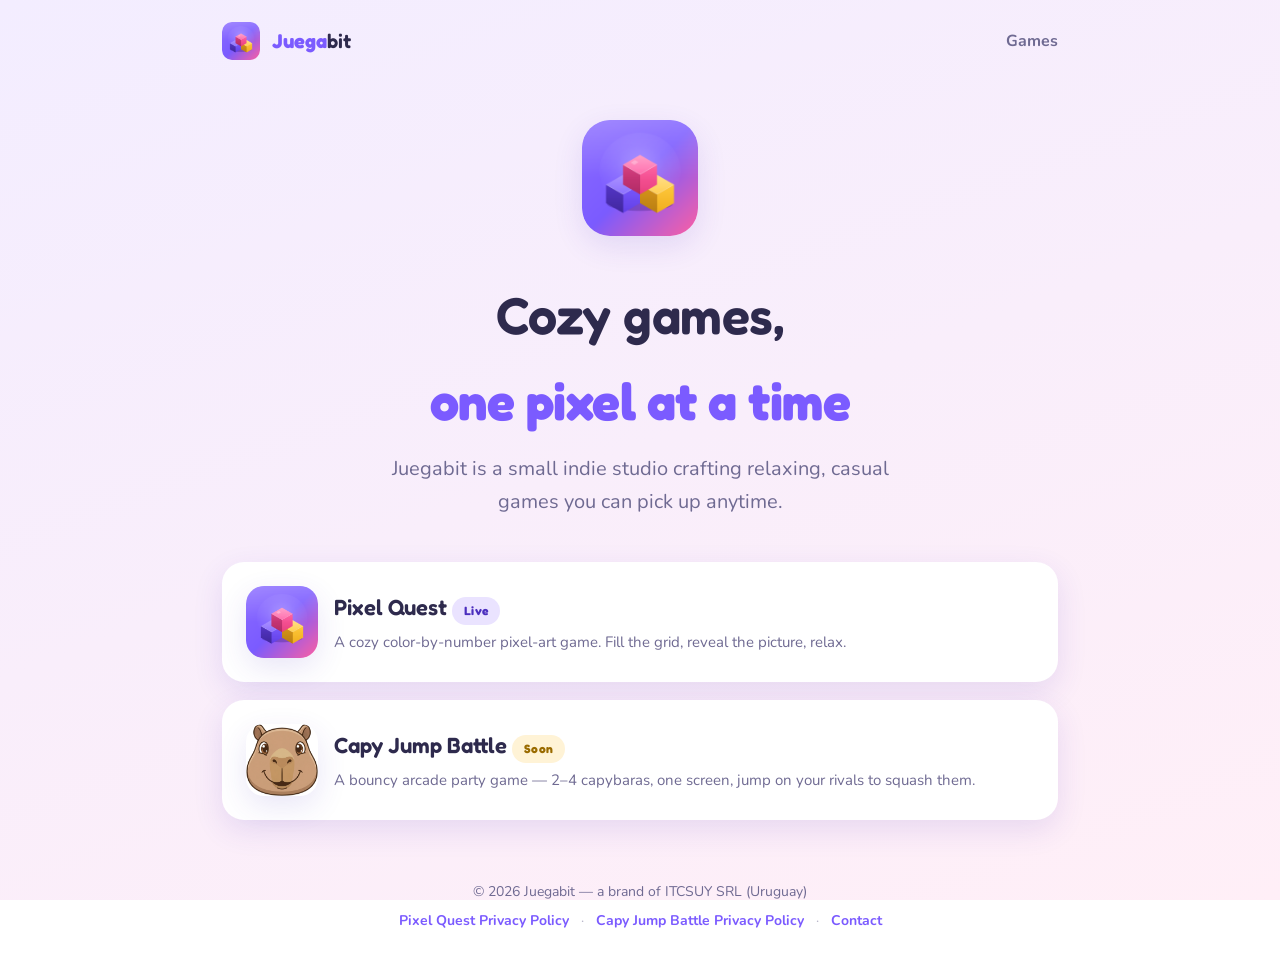
<file: index.html>
<!DOCTYPE html>
<html lang="en">
<head>
<meta charset="utf-8">
<meta name="viewport" content="width=device-width, initial-scale=1">
<title>Juegabit — cozy games, one pixel at a time</title>
<meta name="description" content="Juegabit is an indie game studio making cozy, casual games. Home of Pixel Quest.">
<link rel="icon" href="assets/favicon.png">
<link rel="apple-touch-icon" href="assets/icon-180.png">
<link rel="preconnect" href="https://fonts.googleapis.com">
<link rel="preconnect" href="https://fonts.gstatic.com" crossorigin>
<link href="https://fonts.googleapis.com/css2?family=Fredoka:wght@500;600;700&family=Nunito:wght@400;700;800&display=swap" rel="stylesheet">
<link rel="stylesheet" href="assets/styles.css">
<!-- Google Search Console verification: paste your meta tag on the line below when you set up the property
<meta name="google-site-verification" content="PASTE_TOKEN_HERE"> -->
</head>
<body>

<nav class="nav">
  <img src="assets/juegabit-logo.png" alt="Juegabit logo">
  <span class="brand"><b>Juega</b>bit</span>
  <span class="spacer"></span>
  <a href="#games">Games</a>
</nav>

<header class="hero">
  <img class="logo" src="assets/juegabit-logo.png" alt="Juegabit">
  <h1>Cozy games,<br><b>one pixel at a time</b></h1>
  <p class="tag">Juegabit is a small indie studio crafting relaxing, casual games you can pick up anytime.</p>
</header>

<main class="wrap">
  <section id="games">
    <div class="grid">
      <a class="card" href="pixel-quest/">
        <div class="row">
          <img class="thumb" src="assets/pixel-quest-icon.png" alt="Pixel Quest icon">
          <div>
            <h3>Pixel Quest <span class="pill">Live</span></h3>
            <p>A cozy color-by-number pixel-art game. Fill the grid, reveal the picture, relax.</p>
          </div>
        </div>
      </a>

      <a class="card" href="capy-jump-battle/">
        <div class="row">
          <img class="thumb" src="assets/capy-jump-battle-icon.png" alt="Capy Jump Battle icon">
          <div>
            <h3>Capy Jump Battle <span class="pill soon">Soon</span></h3>
            <p>A bouncy arcade party game — 2–4 capybaras, one screen, jump on your rivals to squash them.</p>
          </div>
        </div>
      </a>
    </div>
  </section>
</main>

<footer>
  <div>© 2026 Juegabit — a brand of ITCSUY SRL (Uruguay)</div>
  <div style="margin-top:6px">
    <a href="pixel-quest/privacy.html">Pixel Quest Privacy Policy</a>
    <span class="sep">·</span>
    <a href="capy-jump-battle/privacy.html">Capy Jump Battle Privacy Policy</a>
    <span class="sep">·</span>
    <a href="mailto:pablo.caviglia@gmail.com">Contact</a>
  </div>
</footer>

</body>
</html>
</file>
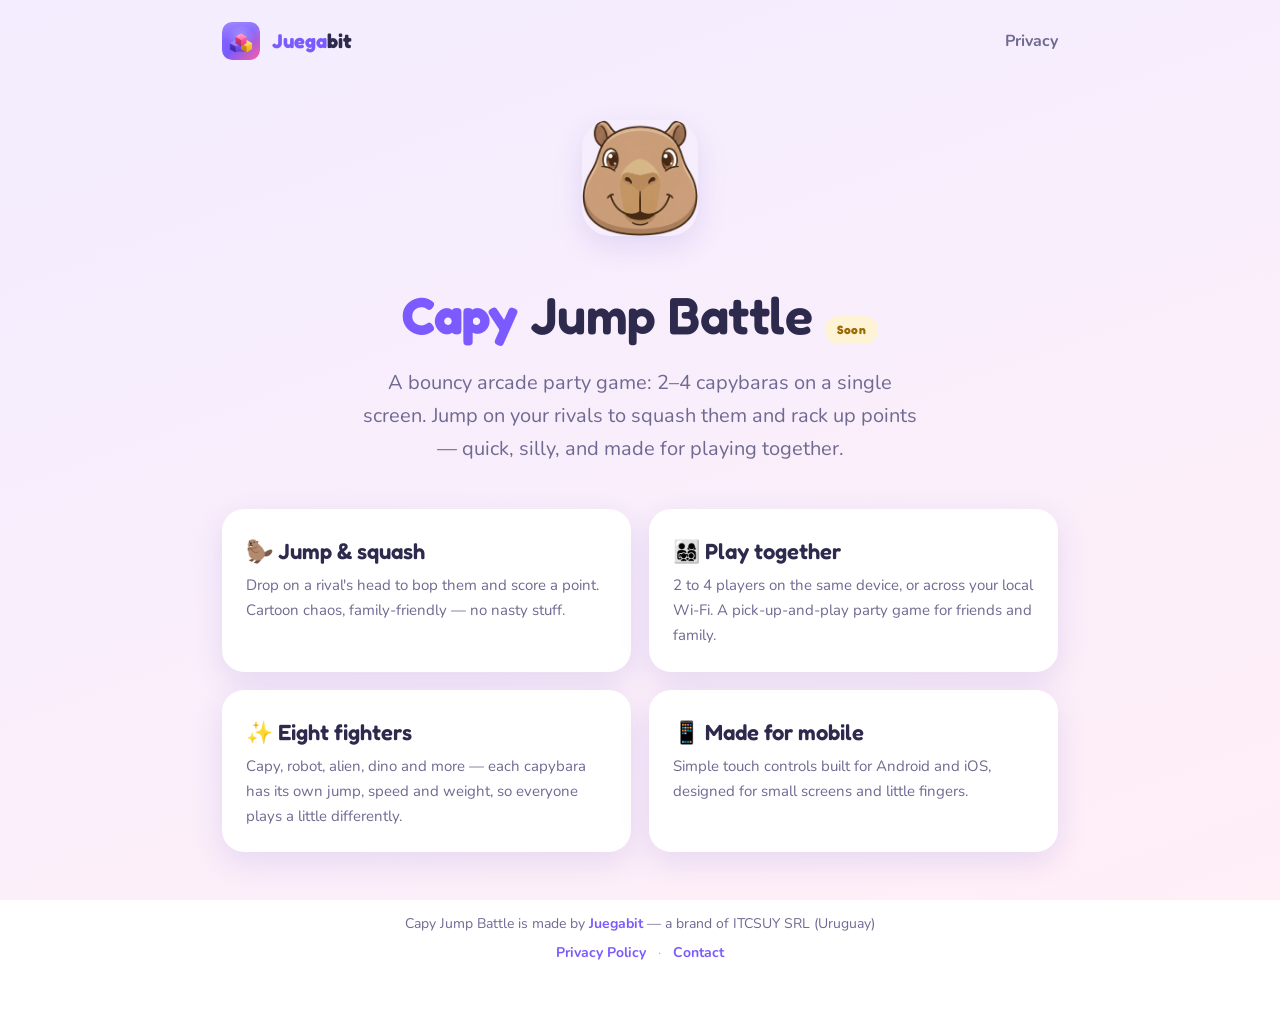
<file: capy-jump-battle/index.html>
<!DOCTYPE html>
<html lang="en">
<head>
<meta charset="utf-8">
<meta name="viewport" content="width=device-width, initial-scale=1">
<title>Capy Jump Battle — a bouncy arcade party game by Juegabit</title>
<meta name="description" content="Capy Jump Battle is a bouncy arcade party game: 2–4 capybaras, one screen, jump on your rivals to squash them and score. Made for mobile.">
<link rel="icon" href="../assets/favicon.png">
<link rel="apple-touch-icon" href="../assets/icon-180.png">
<link rel="preconnect" href="https://fonts.googleapis.com">
<link rel="preconnect" href="https://fonts.gstatic.com" crossorigin>
<link href="https://fonts.googleapis.com/css2?family=Fredoka:wght@500;600;700&family=Nunito:wght@400;700;800&display=swap" rel="stylesheet">
<link rel="stylesheet" href="../assets/styles.css">
</head>
<body>

<nav class="nav">
  <img src="../assets/juegabit-logo.png" alt="Juegabit logo">
  <a class="brand" href="../" style="color:var(--ink)"><b>Juega</b>bit</a>
  <span class="spacer"></span>
  <a href="privacy.html">Privacy</a>
</nav>

<header class="hero">
  <img class="logo" src="../assets/capy-jump-battle-icon.png" alt="Capy Jump Battle">
  <h1><b>Capy</b> Jump Battle <span class="pill soon">Soon</span></h1>
  <p class="tag">A bouncy arcade party game: 2–4 capybaras on a single screen. Jump on your rivals to
  squash them and rack up points — quick, silly, and made for playing together.</p>
</header>

<main class="wrap">
  <div class="grid two">
    <div class="card">
      <h3>🦫 Jump &amp; squash</h3>
      <p>Drop on a rival's head to bop them and score a point. Cartoon chaos, family-friendly — no
      nasty stuff.</p>
    </div>
    <div class="card">
      <h3>👨‍👩‍👧‍👦 Play together</h3>
      <p>2 to 4 players on the same device, or across your local Wi-Fi. A pick-up-and-play party
      game for friends and family.</p>
    </div>
    <div class="card">
      <h3>✨ Eight fighters</h3>
      <p>Capy, robot, alien, dino and more — each capybara has its own jump, speed and weight, so
      everyone plays a little differently.</p>
    </div>
    <div class="card">
      <h3>📱 Made for mobile</h3>
      <p>Simple touch controls built for Android and iOS, designed for small screens and little
      fingers.</p>
    </div>
  </div>
</main>

<footer>
  <div>Capy Jump Battle is made by <a href="../">Juegabit</a> — a brand of ITCSUY SRL (Uruguay)</div>
  <div style="margin-top:6px">
    <a href="privacy.html">Privacy Policy</a>
    <span class="sep">·</span>
    <a href="mailto:pablo.caviglia@gmail.com">Contact</a>
  </div>
</footer>

</body>
</html>
</file>
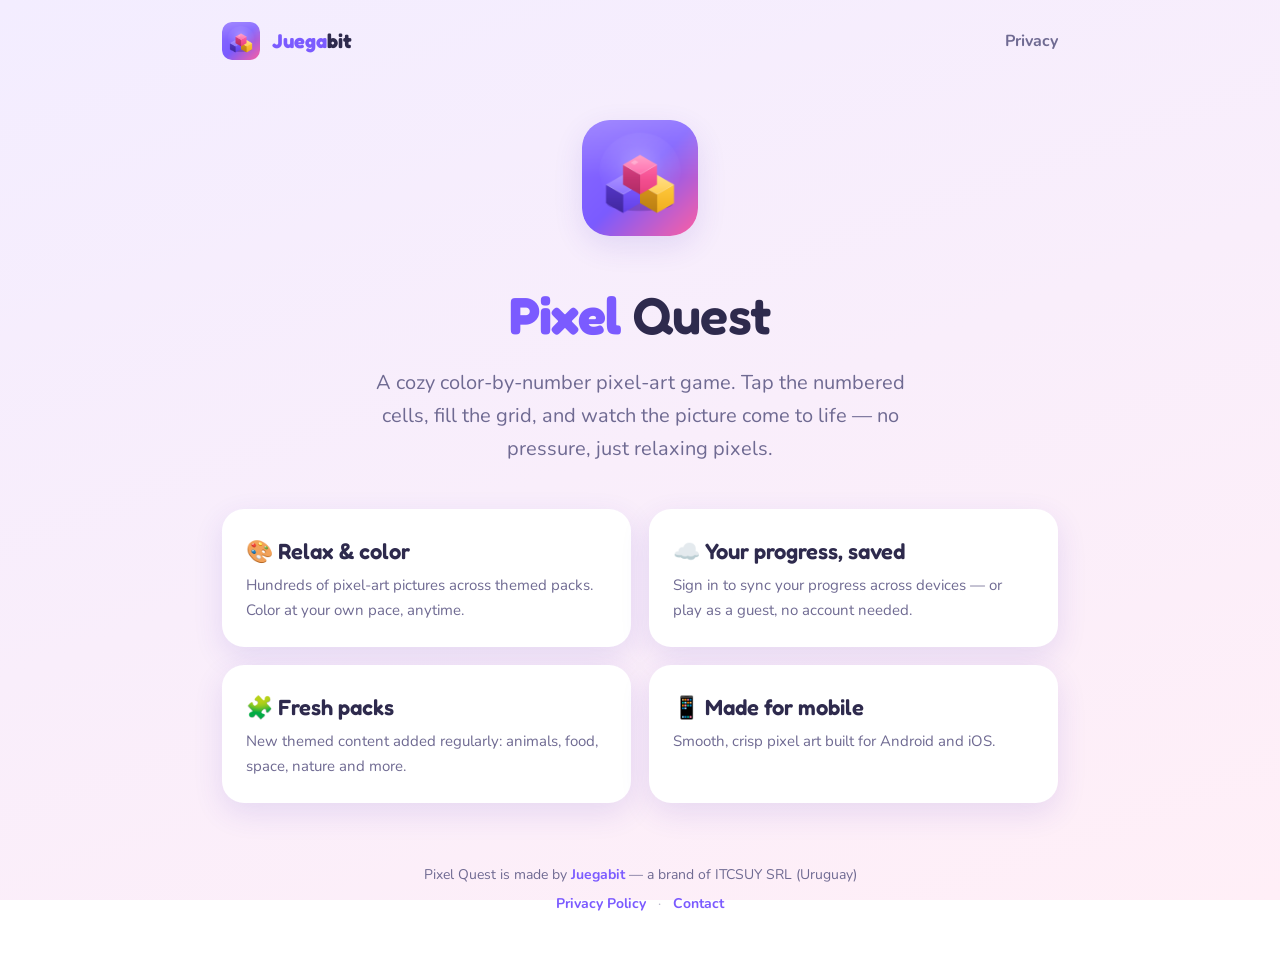
<file: pixel-quest/index.html>
<!DOCTYPE html>
<html lang="en">
<head>
<meta charset="utf-8">
<meta name="viewport" content="width=device-width, initial-scale=1">
<title>Pixel Quest — a cozy color-by-number game by Juegabit</title>
<meta name="description" content="Pixel Quest is a relaxing color-by-number pixel-art game. Fill the grid, reveal the picture, unwind.">
<link rel="icon" href="../assets/favicon.png">
<link rel="apple-touch-icon" href="../assets/icon-180.png">
<link rel="preconnect" href="https://fonts.googleapis.com">
<link rel="preconnect" href="https://fonts.gstatic.com" crossorigin>
<link href="https://fonts.googleapis.com/css2?family=Fredoka:wght@500;600;700&family=Nunito:wght@400;700;800&display=swap" rel="stylesheet">
<link rel="stylesheet" href="../assets/styles.css">
</head>
<body>

<nav class="nav">
  <img src="../assets/juegabit-logo.png" alt="Juegabit logo">
  <a class="brand" href="../" style="color:var(--ink)"><b>Juega</b>bit</a>
  <span class="spacer"></span>
  <a href="privacy.html">Privacy</a>
</nav>

<header class="hero">
  <img class="logo" src="../assets/pixel-quest-icon.png" alt="Pixel Quest">
  <h1><b>Pixel</b> Quest</h1>
  <p class="tag">A cozy color-by-number pixel-art game. Tap the numbered cells, fill the grid, and watch the picture come to life — no pressure, just relaxing pixels.</p>
</header>

<main class="wrap">
  <div class="grid two">
    <div class="card">
      <h3>🎨 Relax & color</h3>
      <p>Hundreds of pixel-art pictures across themed packs. Color at your own pace, anytime.</p>
    </div>
    <div class="card">
      <h3>☁️ Your progress, saved</h3>
      <p>Sign in to sync your progress across devices — or play as a guest, no account needed.</p>
    </div>
    <div class="card">
      <h3>🧩 Fresh packs</h3>
      <p>New themed content added regularly: animals, food, space, nature and more.</p>
    </div>
    <div class="card">
      <h3>📱 Made for mobile</h3>
      <p>Smooth, crisp pixel art built for Android and iOS.</p>
    </div>
  </div>
</main>

<footer>
  <div>Pixel Quest is made by <a href="../">Juegabit</a> — a brand of ITCSUY SRL (Uruguay)</div>
  <div style="margin-top:6px">
    <a href="privacy.html">Privacy Policy</a>
    <span class="sep">·</span>
    <a href="mailto:pablo.caviglia@gmail.com">Contact</a>
  </div>
</footer>

</body>
</html>
</file>
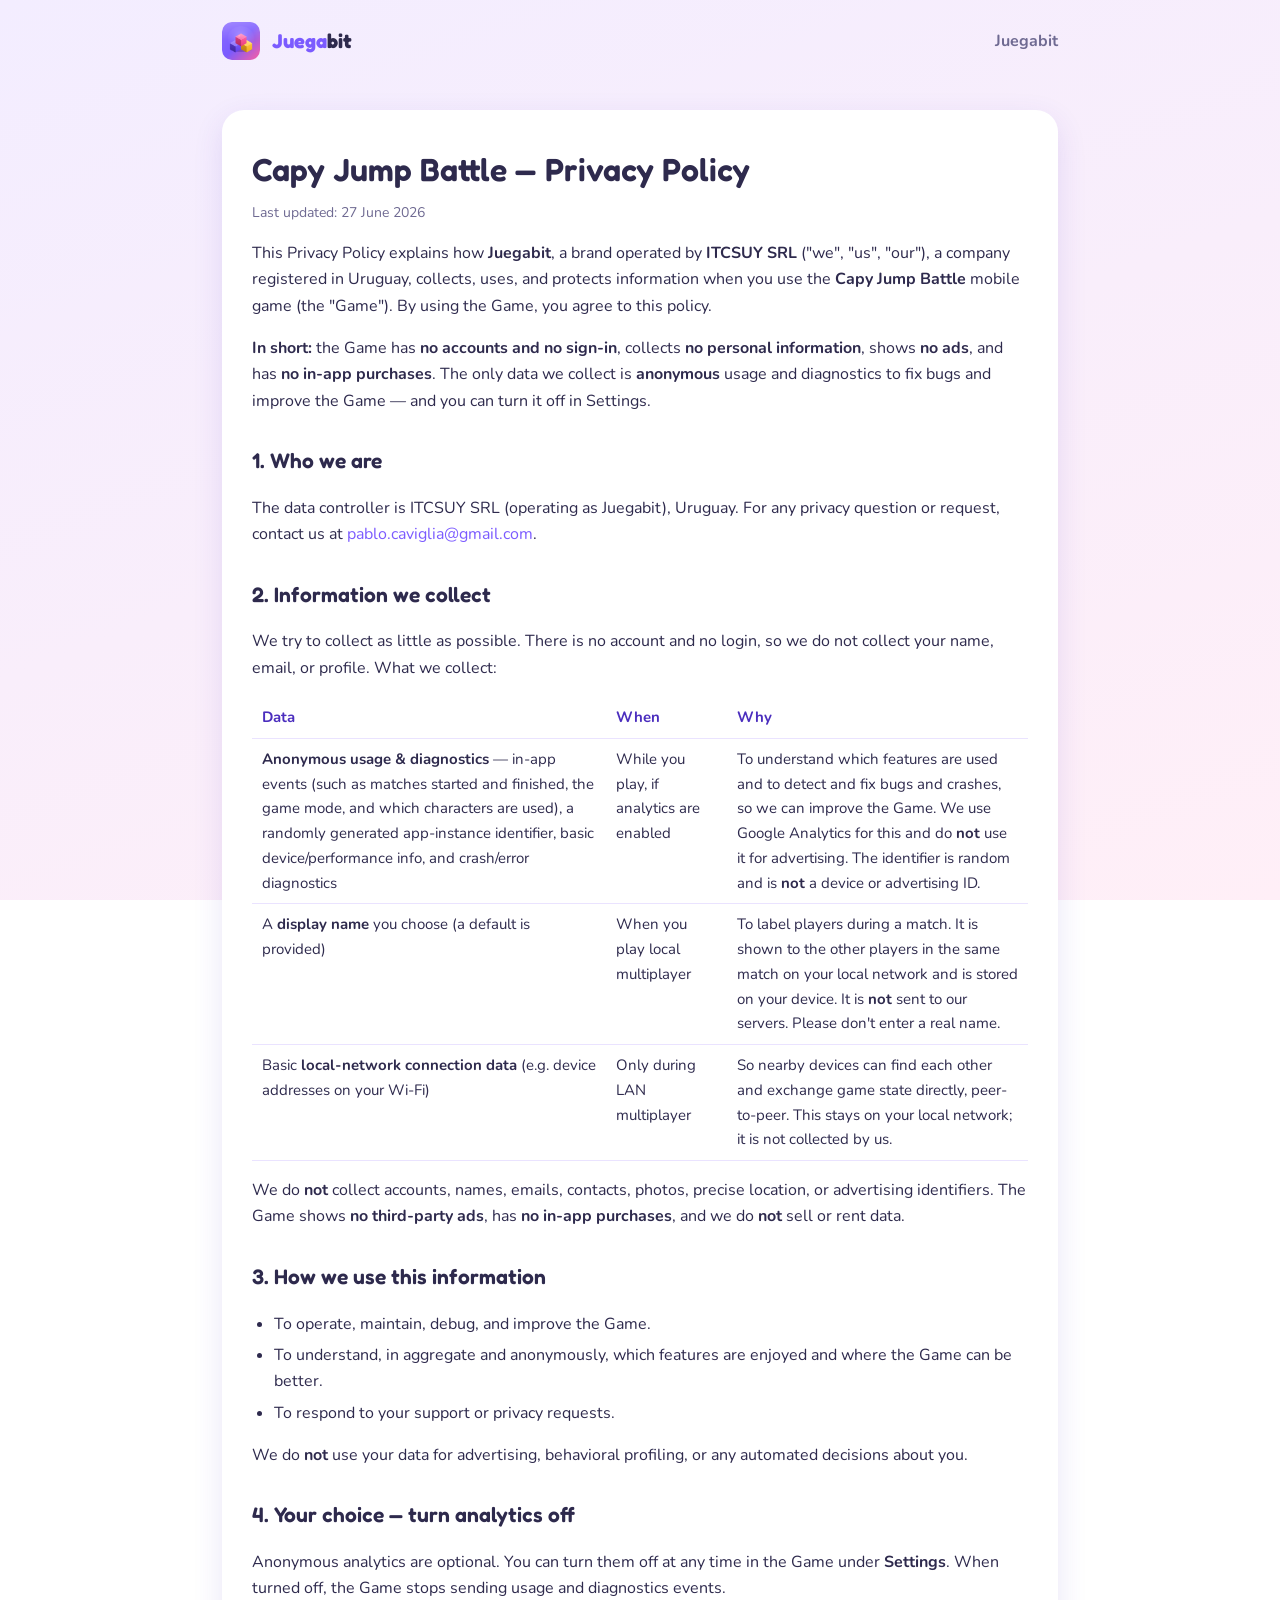
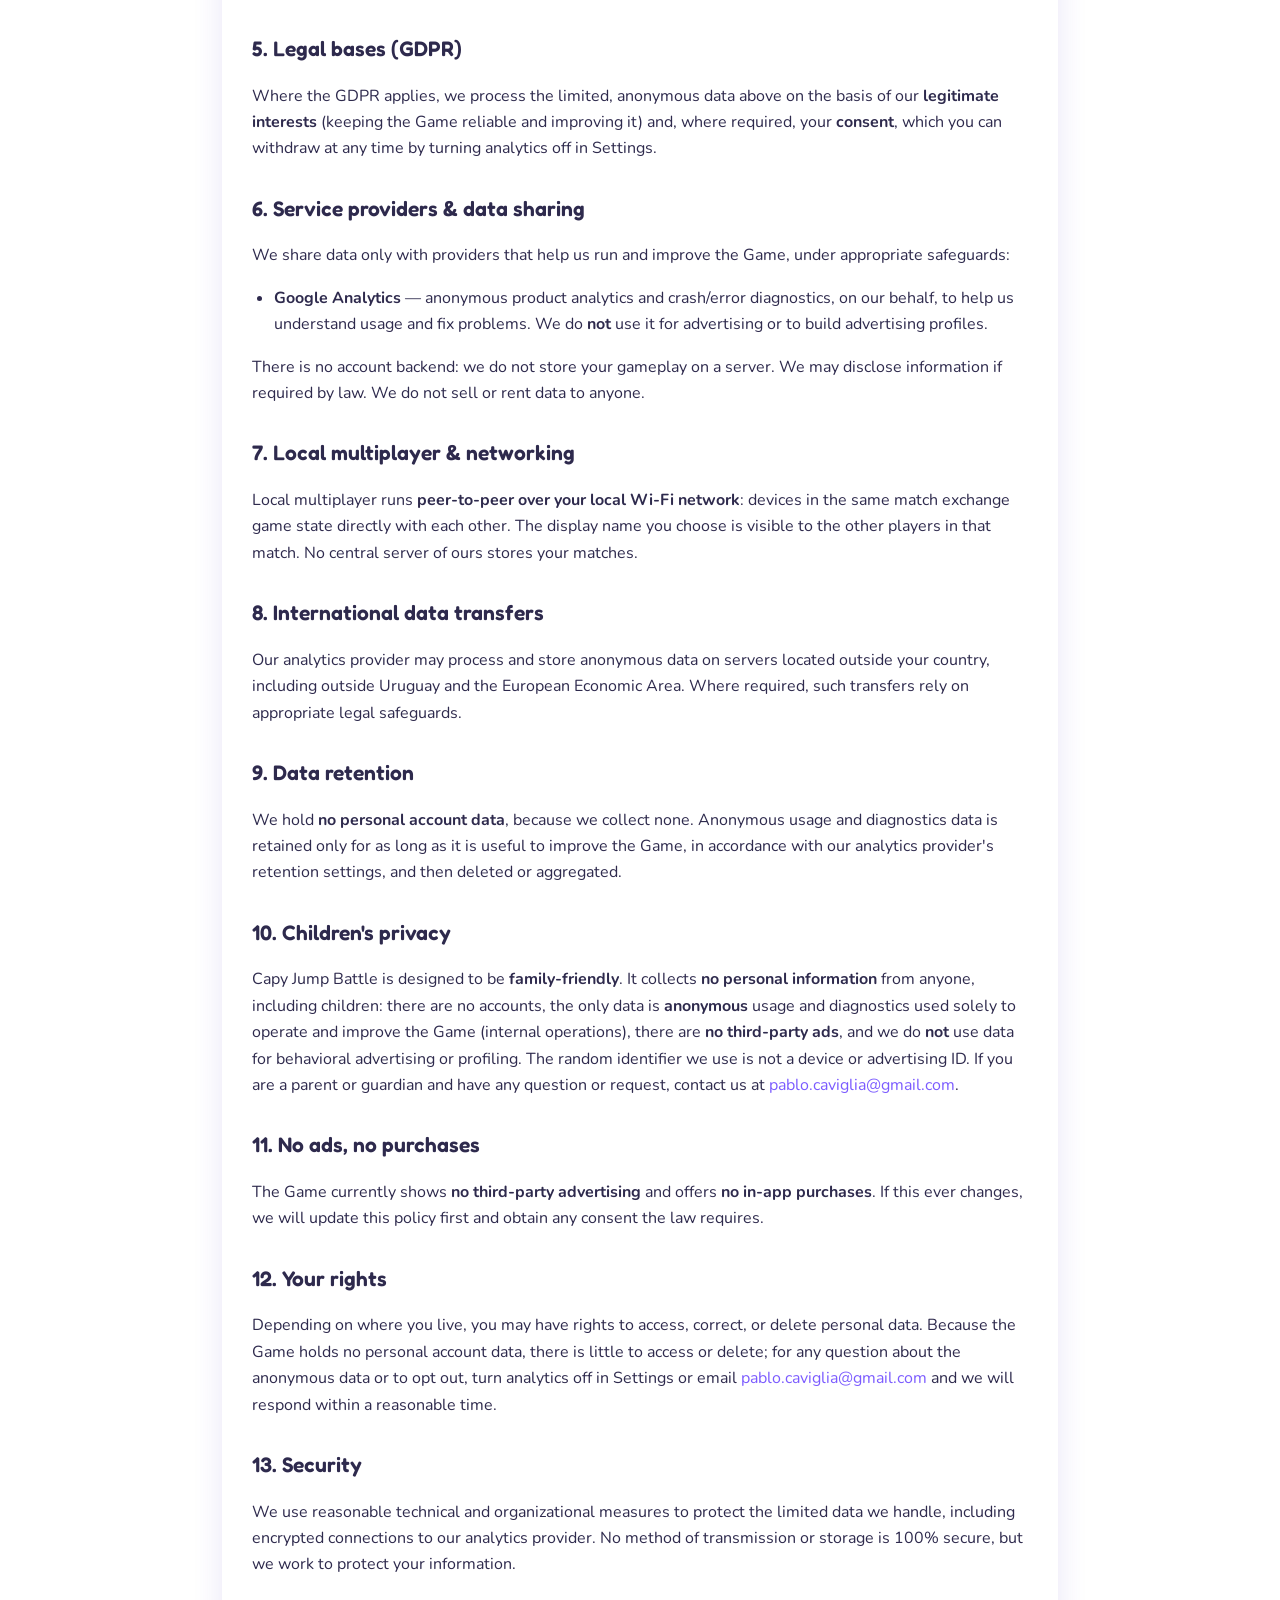
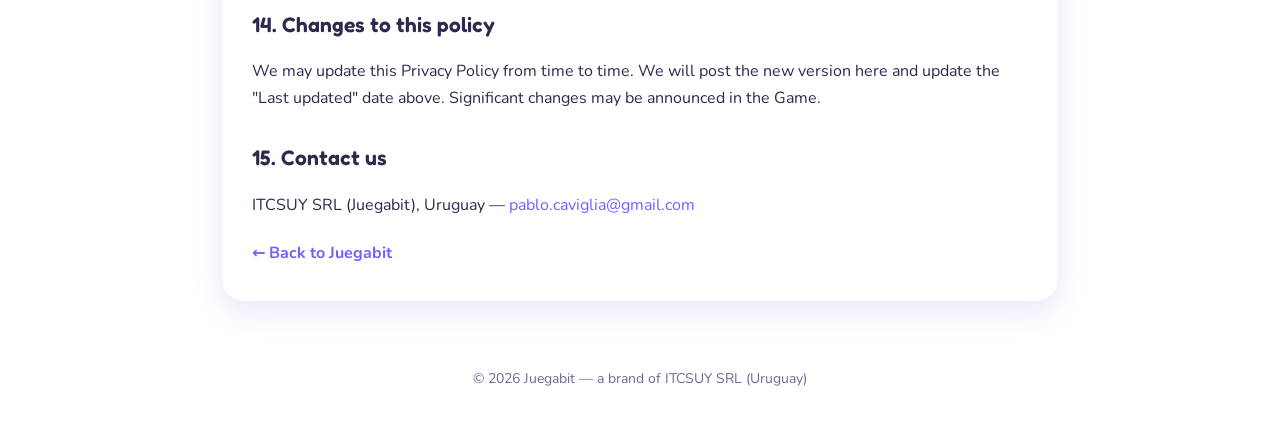
<file: capy-jump-battle/privacy.html>
<!DOCTYPE html>
<html lang="en">
<head>
<meta charset="utf-8">
<meta name="viewport" content="width=device-width, initial-scale=1">
<title>Privacy Policy — Capy Jump Battle by Juegabit</title>
<meta name="description" content="Privacy Policy for the Capy Jump Battle game by Juegabit (ITCSUY SRL).">
<link rel="icon" href="../assets/favicon.png">
<link rel="preconnect" href="https://fonts.googleapis.com">
<link rel="preconnect" href="https://fonts.gstatic.com" crossorigin>
<link href="https://fonts.googleapis.com/css2?family=Fredoka:wght@500;600;700&family=Nunito:wght@400;700;800&display=swap" rel="stylesheet">
<link rel="stylesheet" href="../assets/styles.css">
</head>
<body>

<nav class="nav">
  <img src="../assets/juegabit-logo.png" alt="Juegabit logo">
  <a class="brand" href="../" style="color:var(--ink)"><b>Juega</b>bit</a>
  <span class="spacer"></span>
  <a href="../">Juegabit</a>
</nav>

<main class="wrap">
<article class="content">
  <h1>Capy Jump Battle — Privacy Policy</h1>
  <p class="updated">Last updated: 27 June 2026</p>

  <p>This Privacy Policy explains how <strong>Juegabit</strong>, a brand operated by
  <strong>ITCSUY SRL</strong> ("we", "us", "our"), a company registered in Uruguay,
  collects, uses, and protects information when you use the <strong>Capy Jump Battle</strong>
  mobile game (the "Game"). By using the Game, you agree to this policy.</p>

  <p><strong>In short:</strong> the Game has <strong>no accounts and no sign-in</strong>, collects
  <strong>no personal information</strong>, shows <strong>no ads</strong>, and has <strong>no
  in-app purchases</strong>. The only data we collect is <strong>anonymous</strong> usage and
  diagnostics to fix bugs and improve the Game — and you can turn it off in Settings.</p>

  <h2>1. Who we are</h2>
  <p>The data controller is ITCSUY SRL (operating as Juegabit), Uruguay. For any privacy
  question or request, contact us at
  <a href="mailto:pablo.caviglia@gmail.com">pablo.caviglia@gmail.com</a>.</p>

  <h2>2. Information we collect</h2>
  <p>We try to collect as little as possible. There is no account and no login, so we do not
  collect your name, email, or profile. What we collect:</p>
  <table>
    <tr><th>Data</th><th>When</th><th>Why</th></tr>
    <tr>
      <td><strong>Anonymous usage &amp; diagnostics</strong> — in-app events (such as matches
      started and finished, the game mode, and which characters are used), a randomly generated
      app-instance identifier, basic device/performance info, and crash/error diagnostics</td>
      <td>While you play, if analytics are enabled</td>
      <td>To understand which features are used and to detect and fix bugs and crashes, so we can
      improve the Game. We use Google Analytics for this and do <strong>not</strong> use it for
      advertising. The identifier is random and is <strong>not</strong> a device or advertising ID.</td>
    </tr>
    <tr>
      <td>A <strong>display name</strong> you choose (a default is provided)</td>
      <td>When you play local multiplayer</td>
      <td>To label players during a match. It is shown to the other players in the same match on
      your local network and is stored on your device. It is <strong>not</strong> sent to our
      servers. Please don't enter a real name.</td>
    </tr>
    <tr>
      <td>Basic <strong>local-network connection data</strong> (e.g. device addresses on your
      Wi-Fi)</td>
      <td>Only during LAN multiplayer</td>
      <td>So nearby devices can find each other and exchange game state directly, peer-to-peer.
      This stays on your local network; it is not collected by us.</td>
    </tr>
  </table>
  <p>We do <strong>not</strong> collect accounts, names, emails, contacts, photos, precise
  location, or advertising identifiers. The Game shows <strong>no third-party ads</strong>, has
  <strong>no in-app purchases</strong>, and we do <strong>not</strong> sell or rent data.</p>

  <h2>3. How we use this information</h2>
  <ul>
    <li>To operate, maintain, debug, and improve the Game.</li>
    <li>To understand, in aggregate and anonymously, which features are enjoyed and where the Game
    can be better.</li>
    <li>To respond to your support or privacy requests.</li>
  </ul>
  <p>We do <strong>not</strong> use your data for advertising, behavioral profiling, or any
  automated decisions about you.</p>

  <h2>4. Your choice — turn analytics off</h2>
  <p>Anonymous analytics are optional. You can turn them off at any time in the Game under
  <strong>Settings</strong>. When turned off, the Game stops sending usage and diagnostics events.</p>

  <h2>5. Legal bases (GDPR)</h2>
  <p>Where the GDPR applies, we process the limited, anonymous data above on the basis of our
  <strong>legitimate interests</strong> (keeping the Game reliable and improving it) and, where
  required, your <strong>consent</strong>, which you can withdraw at any time by turning analytics
  off in Settings.</p>

  <h2>6. Service providers &amp; data sharing</h2>
  <p>We share data only with providers that help us run and improve the Game, under appropriate
  safeguards:</p>
  <ul>
    <li><strong>Google Analytics</strong> — anonymous product analytics and crash/error
    diagnostics, on our behalf, to help us understand usage and fix problems. We do
    <strong>not</strong> use it for advertising or to build advertising profiles.</li>
  </ul>
  <p>There is no account backend: we do not store your gameplay on a server. We may disclose
  information if required by law. We do not sell or rent data to anyone.</p>

  <h2>7. Local multiplayer &amp; networking</h2>
  <p>Local multiplayer runs <strong>peer-to-peer over your local Wi-Fi network</strong>: devices
  in the same match exchange game state directly with each other. The display name you choose is
  visible to the other players in that match. No central server of ours stores your matches.</p>

  <h2>8. International data transfers</h2>
  <p>Our analytics provider may process and store anonymous data on servers located outside your
  country, including outside Uruguay and the European Economic Area. Where required, such transfers
  rely on appropriate legal safeguards.</p>

  <h2>9. Data retention</h2>
  <p>We hold <strong>no personal account data</strong>, because we collect none. Anonymous usage
  and diagnostics data is retained only for as long as it is useful to improve the Game, in
  accordance with our analytics provider's retention settings, and then deleted or aggregated.</p>

  <h2>10. Children's privacy</h2>
  <p>Capy Jump Battle is designed to be <strong>family-friendly</strong>. It collects
  <strong>no personal information</strong> from anyone, including children: there are no accounts,
  the only data is <strong>anonymous</strong> usage and diagnostics used solely to operate and
  improve the Game (internal operations), there are <strong>no third-party ads</strong>, and we do
  <strong>not</strong> use data for behavioral advertising or profiling. The random identifier we
  use is not a device or advertising ID. If you are a parent or guardian and have any question or
  request, contact us at
  <a href="mailto:pablo.caviglia@gmail.com">pablo.caviglia@gmail.com</a>.</p>

  <h2>11. No ads, no purchases</h2>
  <p>The Game currently shows <strong>no third-party advertising</strong> and offers <strong>no
  in-app purchases</strong>. If this ever changes, we will update this policy first and obtain any
  consent the law requires.</p>

  <h2>12. Your rights</h2>
  <p>Depending on where you live, you may have rights to access, correct, or delete personal data.
  Because the Game holds no personal account data, there is little to access or delete; for any
  question about the anonymous data or to opt out, turn analytics off in Settings or email
  <a href="mailto:pablo.caviglia@gmail.com">pablo.caviglia@gmail.com</a> and we will respond within
  a reasonable time.</p>

  <h2>13. Security</h2>
  <p>We use reasonable technical and organizational measures to protect the limited data we
  handle, including encrypted connections to our analytics provider. No method of transmission or
  storage is 100% secure, but we work to protect your information.</p>

  <h2>14. Changes to this policy</h2>
  <p>We may update this Privacy Policy from time to time. We will post the new version here and
  update the "Last updated" date above. Significant changes may be announced in the Game.</p>

  <h2>15. Contact us</h2>
  <p>ITCSUY SRL (Juegabit), Uruguay —
  <a href="mailto:pablo.caviglia@gmail.com">pablo.caviglia@gmail.com</a></p>

  <a class="backlink" href="../">← Back to Juegabit</a>
</article>
</main>

<footer>
  <div>© 2026 Juegabit — a brand of ITCSUY SRL (Uruguay)</div>
</footer>

</body>
</html>
</file>
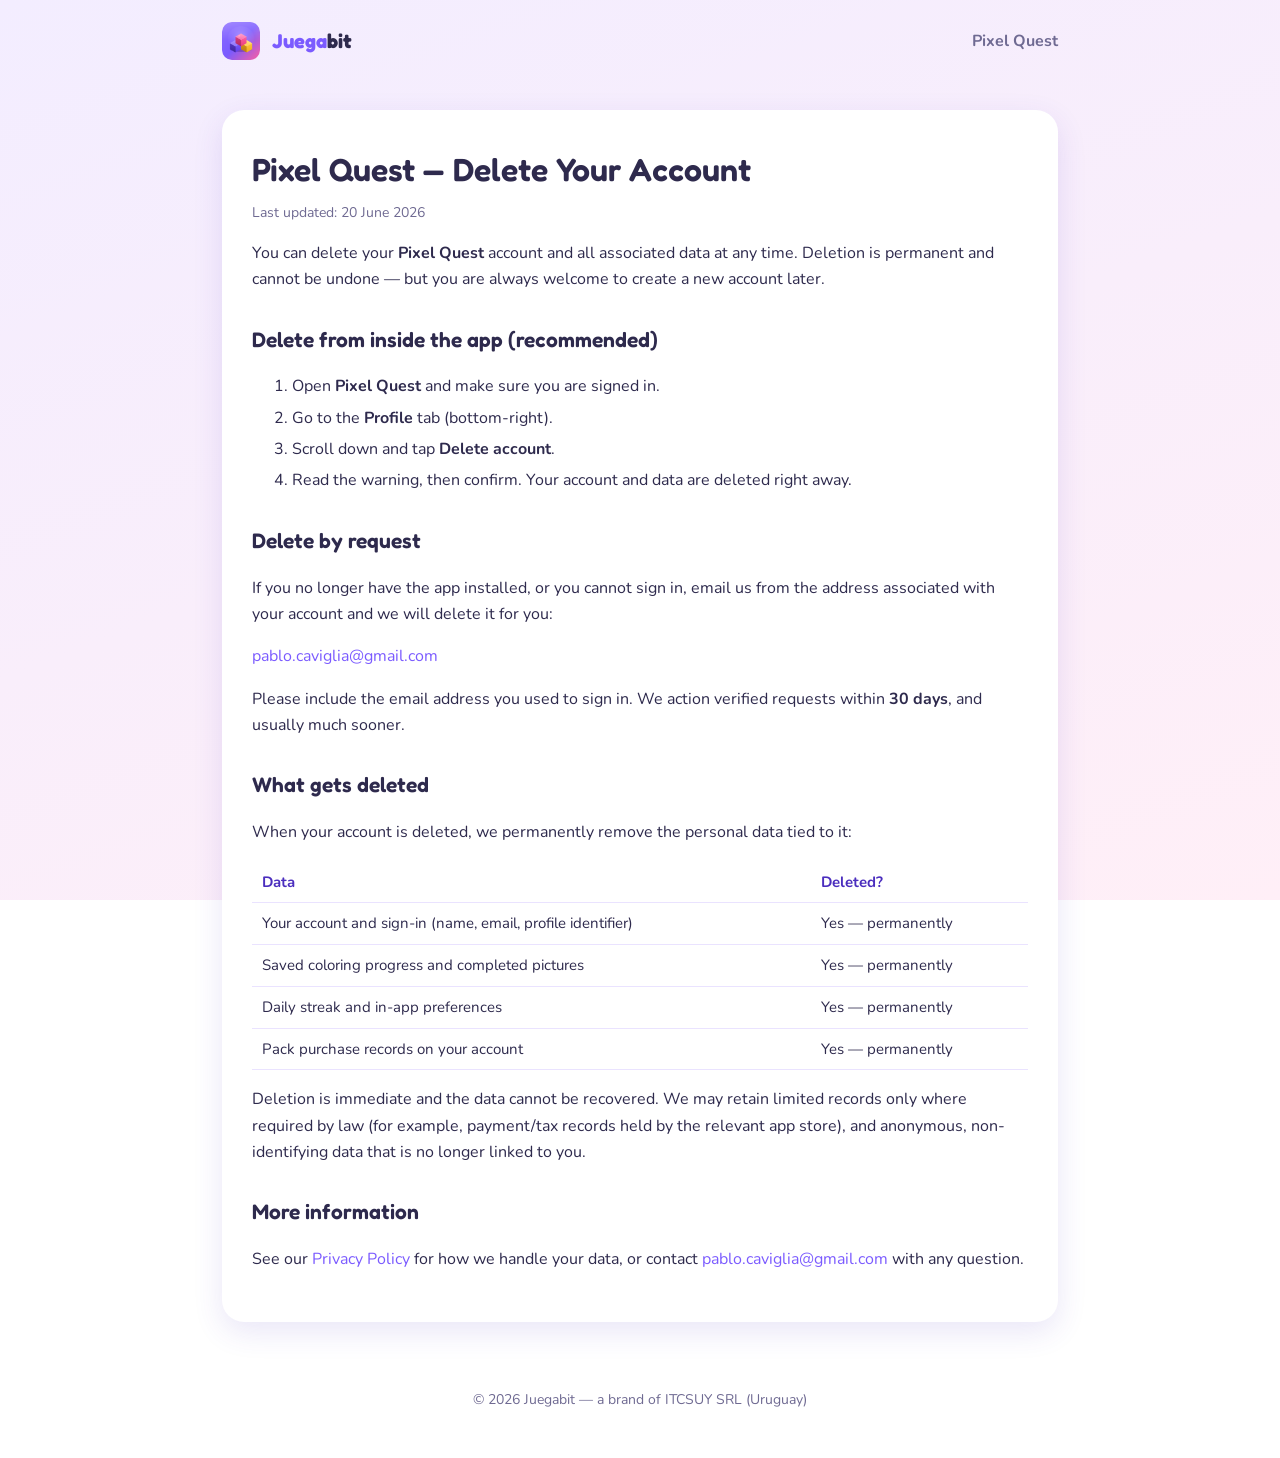
<file: pixel-quest/delete-account.html>
<!DOCTYPE html>
<html lang="en">
<head>
<meta charset="utf-8">
<meta name="viewport" content="width=device-width, initial-scale=1">
<title>Delete Your Account — Pixel Quest by Juegabit</title>
<meta name="description" content="How to delete your Pixel Quest account and all associated data, in-app or by request.">
<link rel="icon" href="../assets/favicon.png">
<link rel="preconnect" href="https://fonts.googleapis.com">
<link rel="preconnect" href="https://fonts.gstatic.com" crossorigin>
<link href="https://fonts.googleapis.com/css2?family=Fredoka:wght@500;600;700&family=Nunito:wght@400;700;800&display=swap" rel="stylesheet">
<link rel="stylesheet" href="../assets/styles.css">
</head>
<body>

<nav class="nav">
  <img src="../assets/juegabit-logo.png" alt="Juegabit logo">
  <a class="brand" href="../" style="color:var(--ink)"><b>Juega</b>bit</a>
  <span class="spacer"></span>
  <a href="index.html">Pixel Quest</a>
</nav>

<main class="wrap">
<article class="content">
  <h1>Pixel Quest — Delete Your Account</h1>
  <p class="updated">Last updated: 20 June 2026</p>

  <p>You can delete your <strong>Pixel Quest</strong> account and all associated data at any
  time. Deletion is permanent and cannot be undone — but you are always welcome to create a
  new account later.</p>

  <h2>Delete from inside the app (recommended)</h2>
  <ol>
    <li>Open <strong>Pixel Quest</strong> and make sure you are signed in.</li>
    <li>Go to the <strong>Profile</strong> tab (bottom-right).</li>
    <li>Scroll down and tap <strong>Delete account</strong>.</li>
    <li>Read the warning, then confirm. Your account and data are deleted right away.</li>
  </ol>

  <h2>Delete by request</h2>
  <p>If you no longer have the app installed, or you cannot sign in, email us from the address
  associated with your account and we will delete it for you:</p>
  <p><a href="mailto:pablo.caviglia@gmail.com?subject=Pixel%20Quest%20account%20deletion">pablo.caviglia@gmail.com</a></p>
  <p>Please include the email address you used to sign in. We action verified requests within
  <strong>30 days</strong>, and usually much sooner.</p>

  <h2>What gets deleted</h2>
  <p>When your account is deleted, we permanently remove the personal data tied to it:</p>
  <table>
    <tr><th>Data</th><th>Deleted?</th></tr>
    <tr><td>Your account and sign-in (name, email, profile identifier)</td><td>Yes — permanently</td></tr>
    <tr><td>Saved coloring progress and completed pictures</td><td>Yes — permanently</td></tr>
    <tr><td>Daily streak and in-app preferences</td><td>Yes — permanently</td></tr>
    <tr><td>Pack purchase records on your account</td><td>Yes — permanently</td></tr>
  </table>
  <p>Deletion is immediate and the data cannot be recovered. We may retain limited records only
  where required by law (for example, payment/tax records held by the relevant app store), and
  anonymous, non-identifying data that is no longer linked to you.</p>

  <h2>More information</h2>
  <p>See our <a href="privacy.html">Privacy Policy</a> for how we handle your data, or contact
  <a href="mailto:pablo.caviglia@gmail.com">pablo.caviglia@gmail.com</a> with any question.</p>
</article>
</main>

<footer>
  <div>© 2026 Juegabit — a brand of ITCSUY SRL (Uruguay)</div>
</footer>

</body>
</html>
</file>
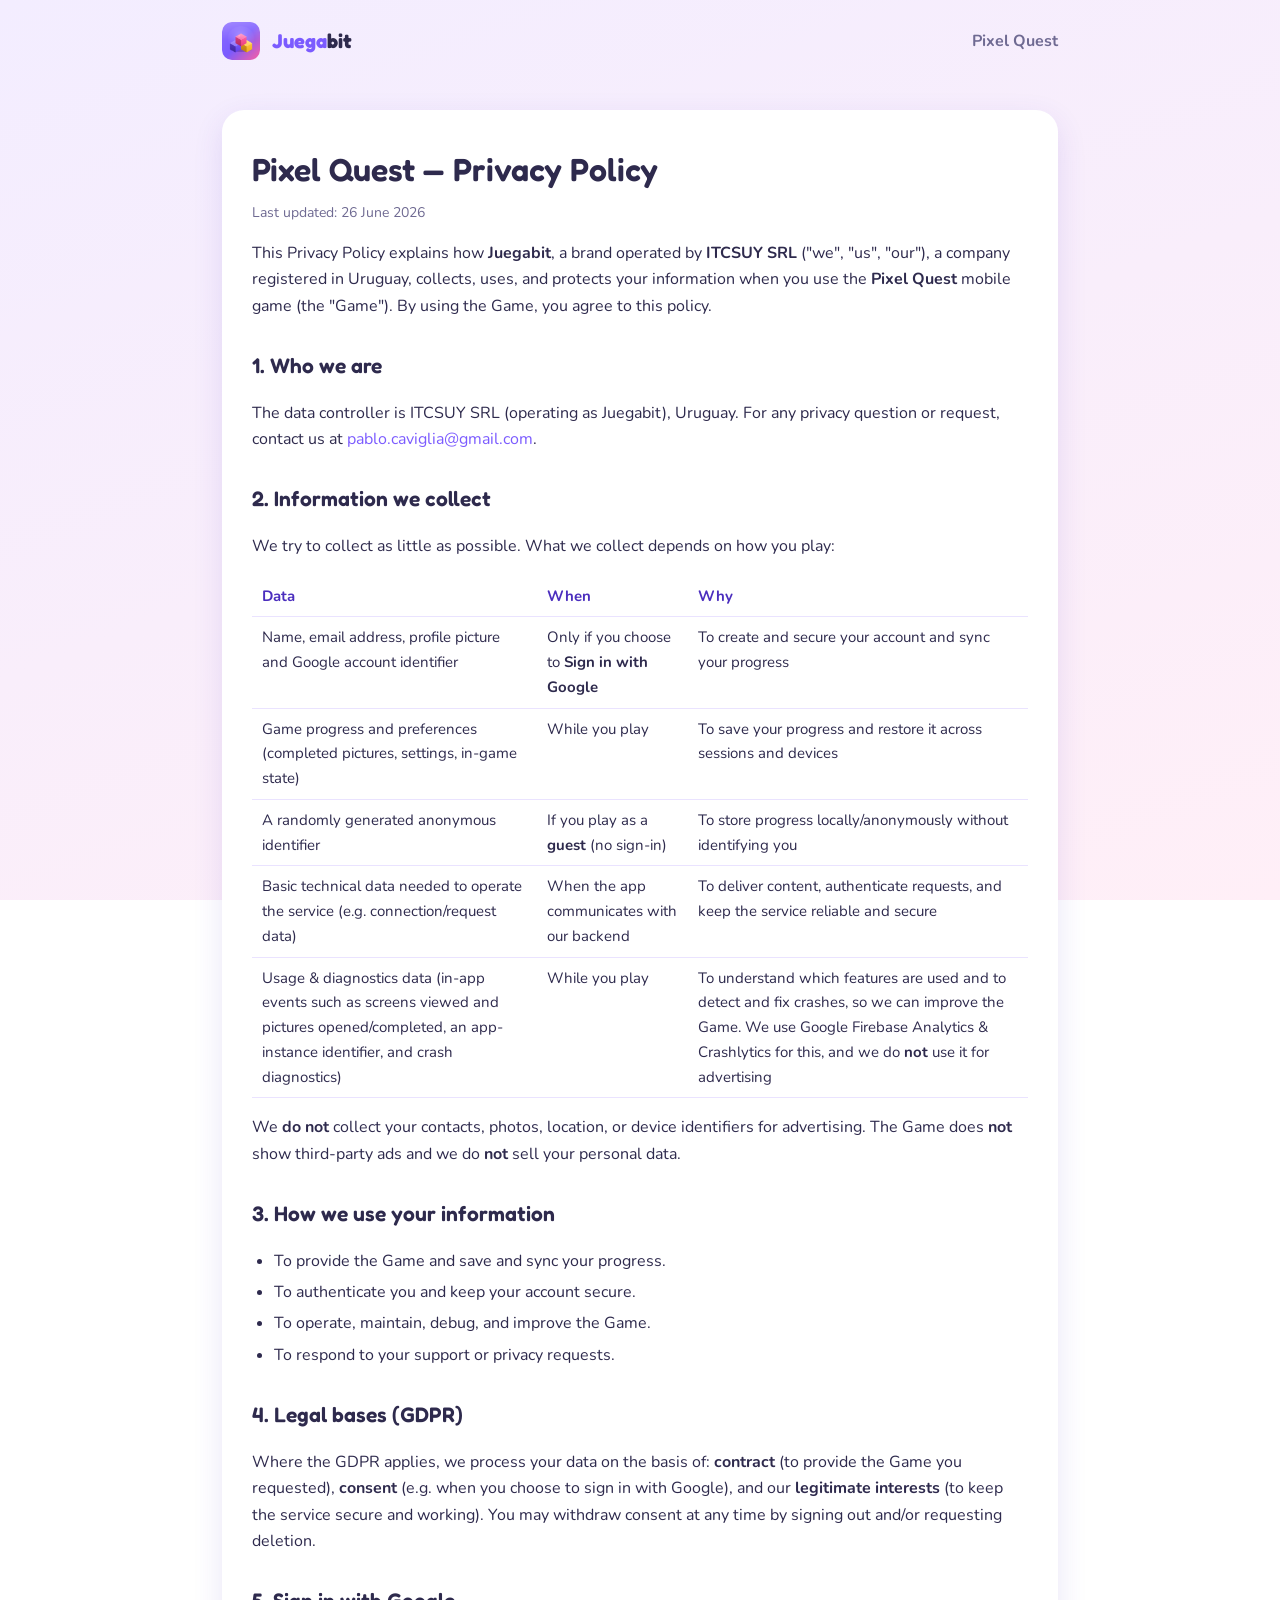
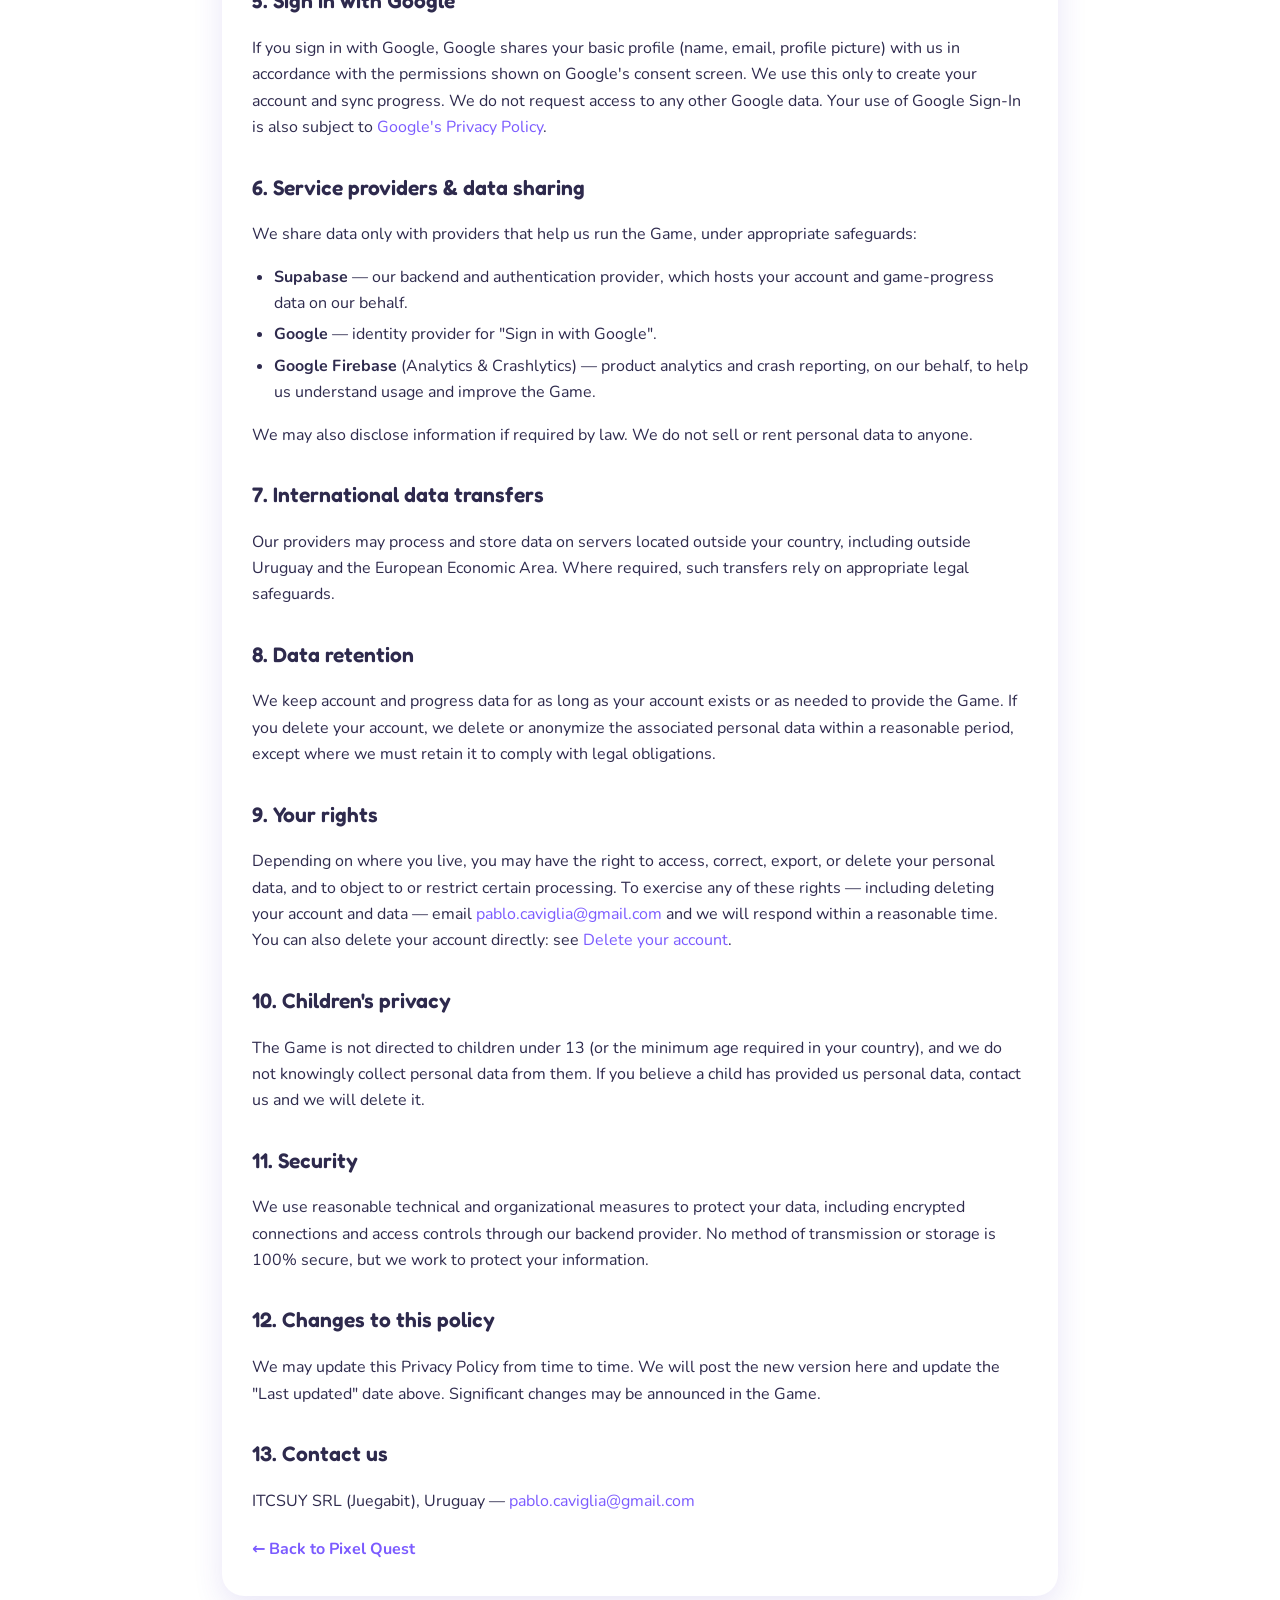
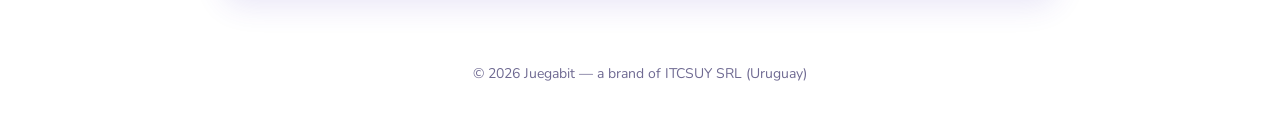
<file: pixel-quest/privacy.html>
<!DOCTYPE html>
<html lang="en">
<head>
<meta charset="utf-8">
<meta name="viewport" content="width=device-width, initial-scale=1">
<title>Privacy Policy — Pixel Quest by Juegabit</title>
<meta name="description" content="Privacy Policy for the Pixel Quest game by Juegabit (ITCSUY SRL).">
<link rel="icon" href="../assets/favicon.png">
<link rel="preconnect" href="https://fonts.googleapis.com">
<link rel="preconnect" href="https://fonts.gstatic.com" crossorigin>
<link href="https://fonts.googleapis.com/css2?family=Fredoka:wght@500;600;700&family=Nunito:wght@400;700;800&display=swap" rel="stylesheet">
<link rel="stylesheet" href="../assets/styles.css">
</head>
<body>

<nav class="nav">
  <img src="../assets/juegabit-logo.png" alt="Juegabit logo">
  <a class="brand" href="../" style="color:var(--ink)"><b>Juega</b>bit</a>
  <span class="spacer"></span>
  <a href="index.html">Pixel Quest</a>
</nav>

<main class="wrap">
<article class="content">
  <h1>Pixel Quest — Privacy Policy</h1>
  <p class="updated">Last updated: 26 June 2026</p>

  <p>This Privacy Policy explains how <strong>Juegabit</strong>, a brand operated by
  <strong>ITCSUY SRL</strong> ("we", "us", "our"), a company registered in Uruguay,
  collects, uses, and protects your information when you use the <strong>Pixel Quest</strong>
  mobile game (the "Game"). By using the Game, you agree to this policy.</p>

  <h2>1. Who we are</h2>
  <p>The data controller is ITCSUY SRL (operating as Juegabit), Uruguay. For any privacy
  question or request, contact us at
  <a href="mailto:pablo.caviglia@gmail.com">pablo.caviglia@gmail.com</a>.</p>

  <h2>2. Information we collect</h2>
  <p>We try to collect as little as possible. What we collect depends on how you play:</p>
  <table>
    <tr><th>Data</th><th>When</th><th>Why</th></tr>
    <tr>
      <td>Name, email address, profile picture and Google account identifier</td>
      <td>Only if you choose to <strong>Sign in with Google</strong></td>
      <td>To create and secure your account and sync your progress</td>
    </tr>
    <tr>
      <td>Game progress and preferences (completed pictures, settings, in-game state)</td>
      <td>While you play</td>
      <td>To save your progress and restore it across sessions and devices</td>
    </tr>
    <tr>
      <td>A randomly generated anonymous identifier</td>
      <td>If you play as a <strong>guest</strong> (no sign-in)</td>
      <td>To store progress locally/anonymously without identifying you</td>
    </tr>
    <tr>
      <td>Basic technical data needed to operate the service (e.g. connection/request data)</td>
      <td>When the app communicates with our backend</td>
      <td>To deliver content, authenticate requests, and keep the service reliable and secure</td>
    </tr>
    <tr>
      <td>Usage &amp; diagnostics data (in-app events such as screens viewed and pictures
      opened/completed, an app-instance identifier, and crash diagnostics)</td>
      <td>While you play</td>
      <td>To understand which features are used and to detect and fix crashes, so we can improve
      the Game. We use Google Firebase Analytics &amp; Crashlytics for this, and we do
      <strong>not</strong> use it for advertising</td>
    </tr>
  </table>
  <p>We <strong>do not</strong> collect your contacts, photos, location, or device identifiers
  for advertising. The Game does <strong>not</strong> show third-party ads and we do
  <strong>not</strong> sell your personal data.</p>

  <h2>3. How we use your information</h2>
  <ul>
    <li>To provide the Game and save and sync your progress.</li>
    <li>To authenticate you and keep your account secure.</li>
    <li>To operate, maintain, debug, and improve the Game.</li>
    <li>To respond to your support or privacy requests.</li>
  </ul>

  <h2>4. Legal bases (GDPR)</h2>
  <p>Where the GDPR applies, we process your data on the basis of: <strong>contract</strong>
  (to provide the Game you requested), <strong>consent</strong> (e.g. when you choose to sign
  in with Google), and our <strong>legitimate interests</strong> (to keep the service secure
  and working). You may withdraw consent at any time by signing out and/or requesting deletion.</p>

  <h2>5. Sign in with Google</h2>
  <p>If you sign in with Google, Google shares your basic profile (name, email, profile
  picture) with us in accordance with the permissions shown on Google's consent screen. We
  use this only to create your account and sync progress. We do not request access to any
  other Google data. Your use of Google Sign-In is also subject to
  <a href="https://policies.google.com/privacy" rel="noopener">Google's Privacy Policy</a>.</p>

  <h2>6. Service providers &amp; data sharing</h2>
  <p>We share data only with providers that help us run the Game, under appropriate
  safeguards:</p>
  <ul>
    <li><strong>Supabase</strong> — our backend and authentication provider, which hosts your
    account and game-progress data on our behalf.</li>
    <li><strong>Google</strong> — identity provider for "Sign in with Google".</li>
    <li><strong>Google Firebase</strong> (Analytics &amp; Crashlytics) — product analytics and
    crash reporting, on our behalf, to help us understand usage and improve the Game.</li>
  </ul>
  <p>We may also disclose information if required by law. We do not sell or rent personal data
  to anyone.</p>

  <h2>7. International data transfers</h2>
  <p>Our providers may process and store data on servers located outside your country,
  including outside Uruguay and the European Economic Area. Where required, such transfers
  rely on appropriate legal safeguards.</p>

  <h2>8. Data retention</h2>
  <p>We keep account and progress data for as long as your account exists or as needed to
  provide the Game. If you delete your account, we delete or anonymize the associated personal
  data within a reasonable period, except where we must retain it to comply with legal
  obligations.</p>

  <h2>9. Your rights</h2>
  <p>Depending on where you live, you may have the right to access, correct, export, or delete
  your personal data, and to object to or restrict certain processing. To exercise any of
  these rights — including deleting your account and data — email
  <a href="mailto:pablo.caviglia@gmail.com">pablo.caviglia@gmail.com</a> and we will respond
  within a reasonable time. You can also delete your account directly: see
  <a href="delete-account.html">Delete your account</a>.</p>

  <h2>10. Children's privacy</h2>
  <p>The Game is not directed to children under 13 (or the minimum age required in your
  country), and we do not knowingly collect personal data from them. If you believe a child
  has provided us personal data, contact us and we will delete it.</p>

  <h2>11. Security</h2>
  <p>We use reasonable technical and organizational measures to protect your data, including
  encrypted connections and access controls through our backend provider. No method of
  transmission or storage is 100% secure, but we work to protect your information.</p>

  <h2>12. Changes to this policy</h2>
  <p>We may update this Privacy Policy from time to time. We will post the new version here and
  update the "Last updated" date above. Significant changes may be announced in the Game.</p>

  <h2>13. Contact us</h2>
  <p>ITCSUY SRL (Juegabit), Uruguay —
  <a href="mailto:pablo.caviglia@gmail.com">pablo.caviglia@gmail.com</a></p>

  <a class="backlink" href="index.html">← Back to Pixel Quest</a>
</article>
</main>

<footer>
  <div>© 2026 Juegabit — a brand of ITCSUY SRL (Uruguay)</div>
</footer>

</body>
</html>
</file>
<file: assets/styles.css>
/* Juegabit site — brand tokens mirror docs/DESIGN_SYSTEM.md (Pixel Quest) */
:root {
  --violet: #7B5BFF;
  --violet-deep: #4B2EBE;
  --violet-soft: #EAE3FF;
  --pink: #FF5FA2;
  --mint: #2FC78D;
  --sun: #FFC93C;
  --coral: #FF8A5C;
  --ink: #2E2A4D;
  --ink-soft: #6F6A92;
  --bg-top: #F3EDFF;
  --bg-bottom: #FFEFF7;
  --card: #FFFFFF;
  --radius: 22px;
  --shadow: 0 10px 30px rgba(75, 46, 190, 0.12);
}

* { box-sizing: border-box; }

html { scroll-behavior: smooth; }

body {
  margin: 0;
  font-family: "Nunito", system-ui, -apple-system, Segoe UI, Roboto, sans-serif;
  color: var(--ink);
  background: linear-gradient(160deg, var(--bg-top), var(--bg-bottom));
  background-attachment: fixed;
  line-height: 1.65;
  -webkit-font-smoothing: antialiased;
}

h1, h2, h3, .brand { font-family: "Fredoka", "Nunito", sans-serif; font-weight: 600; }

a { color: var(--violet); text-decoration: none; }
a:hover { text-decoration: underline; }

.wrap { max-width: 880px; margin: 0 auto; padding: 0 22px; }

/* ---- top bar ---- */
.nav {
  display: flex; align-items: center; gap: 12px;
  max-width: 880px; margin: 0 auto; padding: 22px;
}
.nav img { width: 38px; height: 38px; border-radius: 10px; }
.nav .brand { font-size: 20px; color: var(--ink); }
.nav .brand b { color: var(--violet); }
.nav .spacer { flex: 1; }
.nav a { font-weight: 700; color: var(--ink-soft); }

/* ---- hero ---- */
.hero { text-align: center; padding: 38px 22px 10px; }
.hero img.logo {
  width: 116px; height: 116px; border-radius: 28px;
  box-shadow: var(--shadow); margin-bottom: 20px;
}
.hero h1 { font-size: clamp(34px, 6vw, 52px); margin: 8px 0; letter-spacing: -0.5px; }
.hero h1 b { color: var(--violet); }
.hero p.tag { font-size: clamp(16px, 3vw, 20px); color: var(--ink-soft); max-width: 560px; margin: 6px auto 0; }

/* ---- cards ---- */
.grid { display: grid; grid-template-columns: 1fr; gap: 18px; margin: 34px 0; }
@media (min-width: 620px) { .grid.two { grid-template-columns: 1fr 1fr; } }

.card {
  background: var(--card); border-radius: var(--radius);
  box-shadow: var(--shadow); padding: 24px; text-decoration: none; color: inherit;
  display: block; transition: transform .15s ease, box-shadow .15s ease;
}
a.card:hover { transform: translateY(-3px); box-shadow: 0 16px 38px rgba(75,46,190,.18); text-decoration: none; }
.card .row { display: flex; align-items: center; gap: 16px; }
.card img.thumb { width: 72px; height: 72px; border-radius: 18px; box-shadow: var(--shadow); }
.card h3 { margin: 0 0 4px; font-size: 22px; }
.card p { margin: 0; color: var(--ink-soft); font-size: 15px; }

.pill {
  display: inline-block; padding: 4px 12px; border-radius: 999px;
  background: var(--violet-soft); color: var(--violet-deep);
  font-weight: 800; font-size: 12px; letter-spacing: .3px;
}
.pill.soon { background: #FFF3D6; color: #9A6B00; }

/* ---- content (privacy etc.) ---- */
.content {
  background: var(--card); border-radius: var(--radius); box-shadow: var(--shadow);
  padding: 34px 30px; margin: 28px 0 40px;
}
.content h1 { font-size: 32px; margin: 0 0 4px; }
.content h2 { font-size: 21px; margin: 30px 0 8px; color: var(--ink); }
.content .updated { color: var(--ink-soft); font-size: 14px; margin: 0 0 8px; }
.content ul { padding-left: 22px; }
.content li { margin: 5px 0; }
.content table { width: 100%; border-collapse: collapse; margin: 10px 0; }
.content th, .content td { text-align: left; padding: 8px 10px; border-bottom: 1px solid var(--violet-soft); font-size: 15px; vertical-align: top; }
.content th { color: var(--violet-deep); }

/* ---- footer ---- */
footer { text-align: center; color: var(--ink-soft); font-size: 14px; padding: 26px 22px 46px; }
footer a { font-weight: 700; }
footer .sep { opacity: .5; margin: 0 8px; }
.backlink { display: inline-block; margin: 6px 0 0; font-weight: 700; }
</file>
